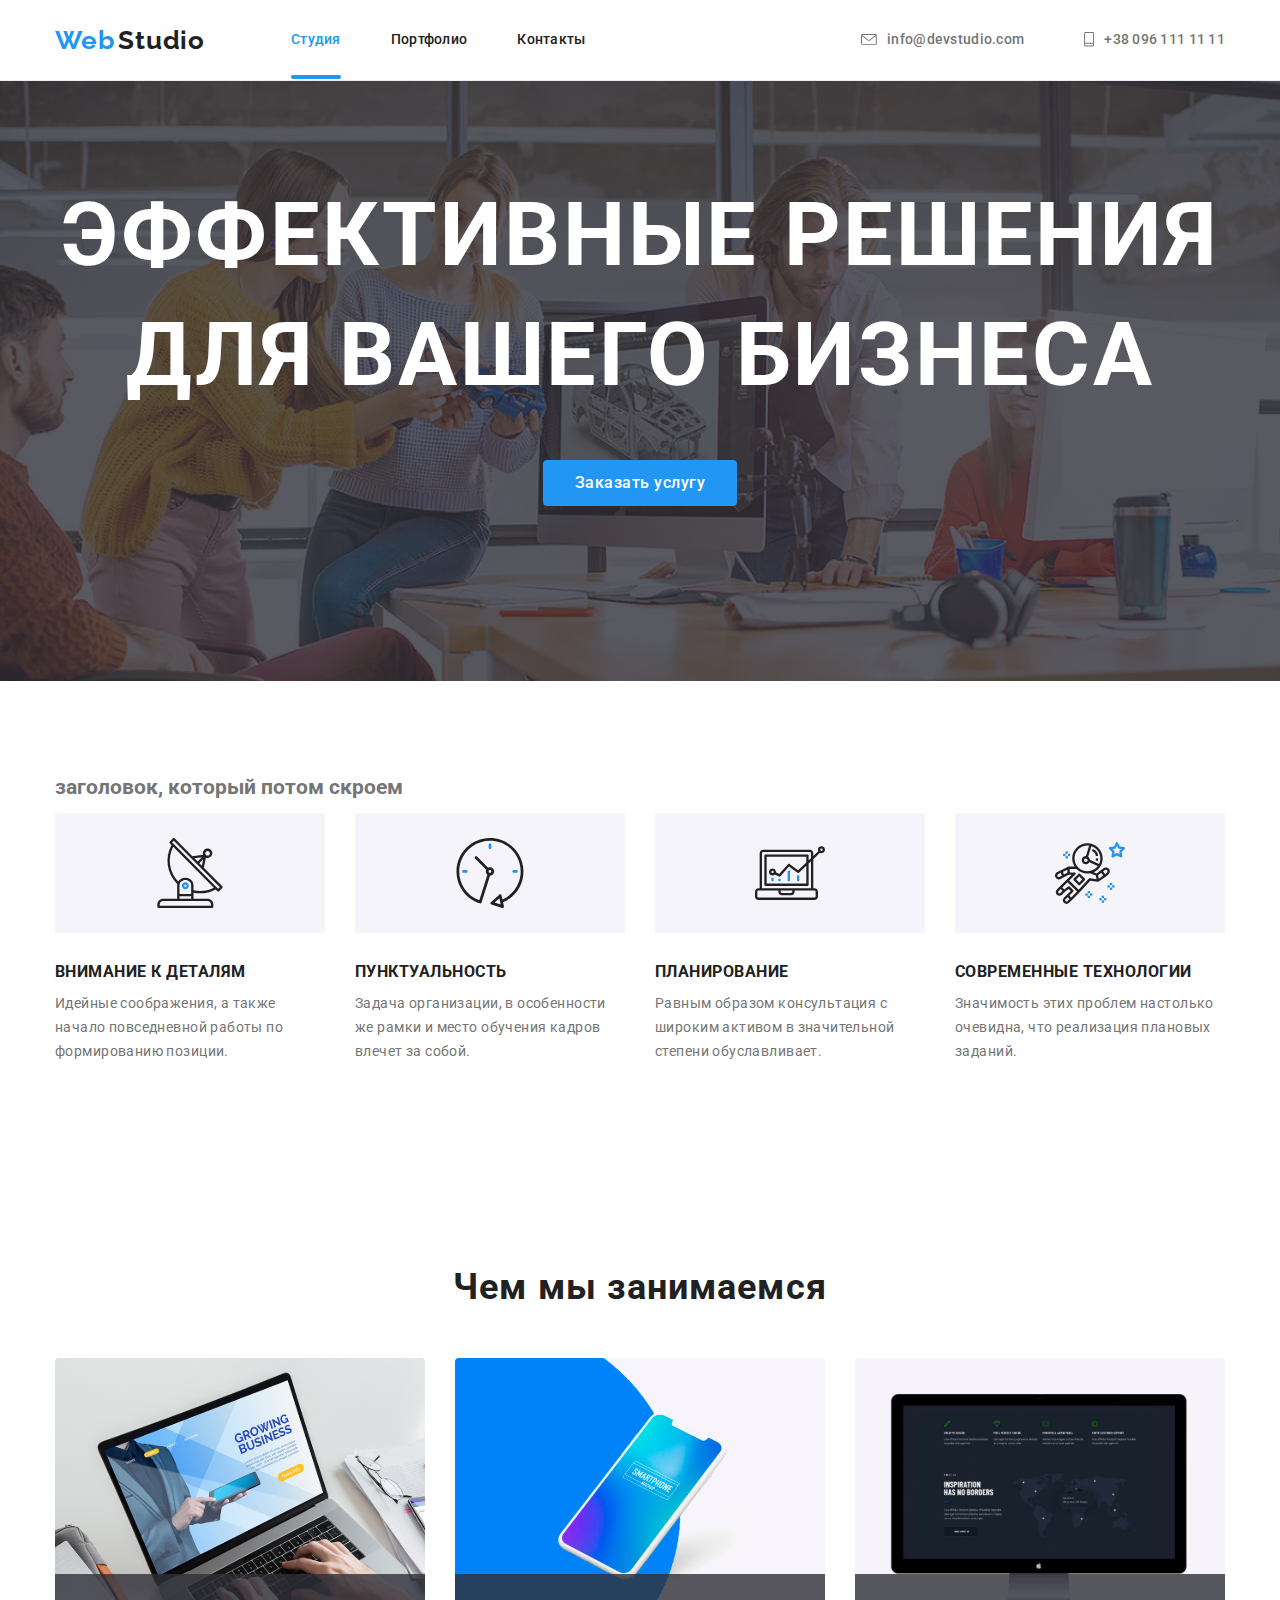
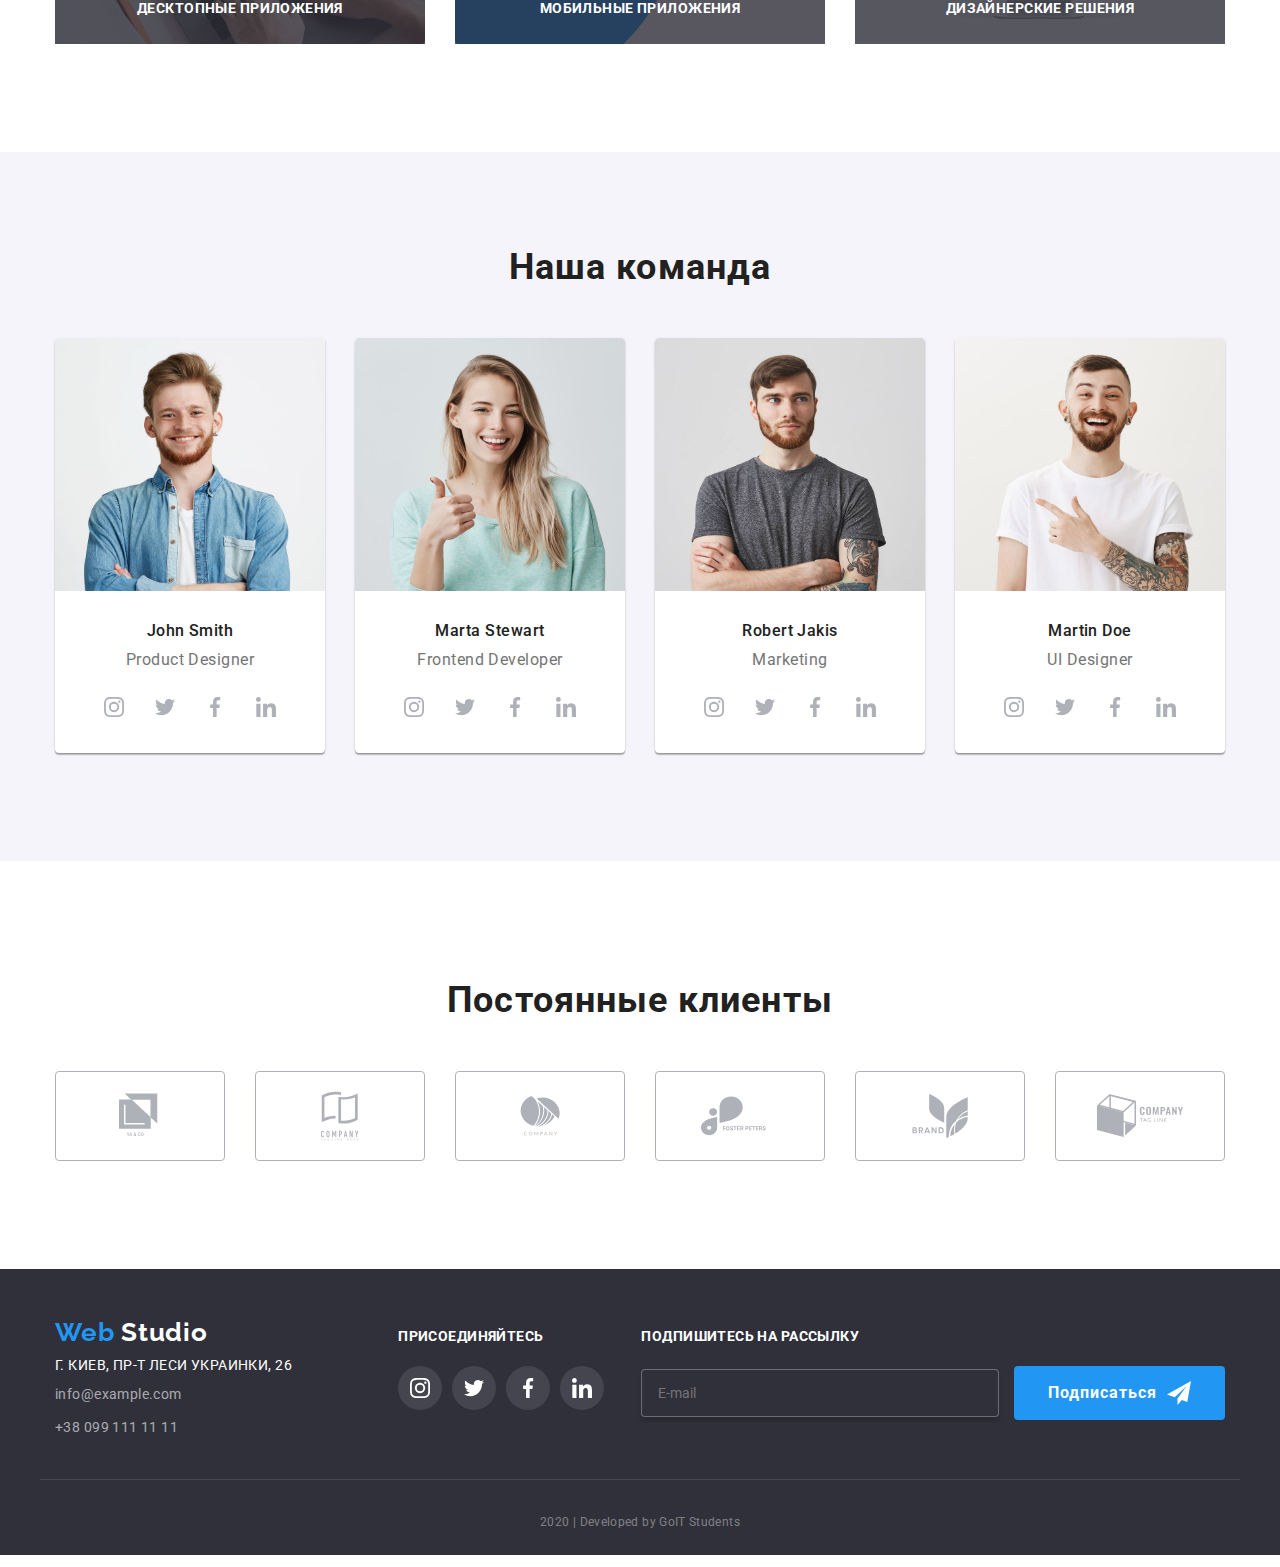
<file: index.html>
<!DOCTYPE html>
<html lang="ru">
  <head>
    <meta charset="UTF-8" />
    <meta name="viewport" content="width=device-width, initial-scale=1.0" />
    <title>WebStudio</title>
    <link href="https://fonts.googleapis.com/css2?family=Raleway:wght@600&family=Roboto:wght@400;700;900&display=swap" rel="stylesheet">
    <link rel="stylesheet" href="https://cdnjs.cloudflare.com/ajax/libs/modern-normalize/0.6.0/modern-normalize.min.css">
    <link rel="stylesheet" href="./css/styles.css">
      </head>
  <body>
    <!-- шапка -->
    <header  class="page-header">
      <div class="container header-container">
        <nav class="main-nav">
          <a href="./index.html" class="logo"> <span class="logo-web">Web</span> <span class="logo-studio">Studio</span></a>
          <ul class="site-nav list">
            <li class="item"><a href="" class="link current studio">Студия</a></li>
            <li class="item"><a href="./portfolio.html" class="link">Портфолио</a></li>
            <li class="item"><a href="" class="link">Контакты</a></li>
          </ul>
        </nav>
       
      <ul class="list list-nav">
        <li class="list-nav img">
          <!-- <img src="./images/envelope(hover).svg" alt="the envelope" /> -->
          
          <a href="mailto:info@devstudio.com" class="list-link mail">
            <svg class="header-mail">
              <use href="./images/symbol-defs.svg#icon-envelopehover"></use>
            </svg>
            info@devstudio.com</a>
        </li>
        <li class="list-nav img">
          <!-- <img src="./images/Vector.svg" alt="mobile" /> -->
          <a href="tel:+380961111111" class="list-link phone">
            <svg class="header-phone">
              <use href="./images/symbol-defs.svg#icon-Vector"></use>
            </svg>
            +38 096 111 11 11</a>
        </li>
      </ul>
    </div>
    </header>
    <main>
      <!-- главная секция-->
      <div>
        <section class="section-hero">
          <h1 class="hero-tittle">эффективные решения <br />для вашего бизнеса</h1>
          <button data-modal-open class="hero-button">Заказать услугу</button>
          <!-- <a href="" class="button" data-modal-open>Заказать услугу</a> -->
        </section>
      </div>
      <!-- отличительные особенности-->
      <section>
       <div class="container ">
        <h2>заголовок, который потом скроем</h2>
        <ul class="list main-advantegies">
          <li class="advabtagies-item  radar">
            <!-- <img src="./images/Rectangle.svg" alt="" width="278" /> -->
            <!-- <img src="./images/radar.svg" alt="radar" class="advantegies"/> -->
            <h3 class="section-title">Внимание к деталям</h3>
            <p class="list-information">
              Идейные соображения, а также начало повседневной работы по
              формированию позиции.
            </p>
          </li>
          <li class="advabtagies-item clock">
            <!-- <img src="./images/Rectangle.svg" alt="" width="278" /> -->
            <!-- <img src="./images/clock.svg" alt="clock" class="advantegies"/> -->
            <h3 class="section-title">Пунктуальность</h3>
            <p class="list-information">
              Задача организации, в особенности же рамки и место обучения кадров
              влечет за собой.
            </p>
          </li>
          <li class="advabtagies-item diagram">
            <!-- <img src="./images/Rectangle.svg" alt="" width="278" /> -->
            <!-- <img src="./images/diagram.svg" alt="laptop" class="advantegies"/> -->
            <h3 class="section-title">Планирование</h3>
            <p class="list-information">
              Равным образом консультация с широким активом в значительной
              степени обуславливает.
            </p>
          </li>
          <li class="advabtagies-item astronaut">
            <!-- <img src="./images/Rectangle.svg" alt="" width="278" /> -->
            <!-- <img src="./images/astronautastronaut.svg" alt="astronaut" class="advantegies"/> -->
            <h3 class="section-title">Современные технологии</h3>
            <p class="list-information">
              Значимость этих проблем настолько очевидна, что реализация
              плановых заданий.
            </p>
          </li>
        </ul>
       </div>
      </section>
      <!--чем мы занимаемся-->
      <section>
       <div class="container">
        <h2 class="section-title-team">Чем мы занимаемся</h2>
        <ul class="list">
          <li class="our-works">  
            <div class="work-vatiants">
              <img
              src="./images/app.svg"
              alt="desctop applications"
              width="370"
            />
            <h3 class="section-hero-variants">Десктопные приложения</h3>
            </div>
          </li>
          <li class="our-works">
            <div class="work-vatiants">
              <img src="./images/box.svg" alt="mobile applications" width="370" />
            <h3 class="section-hero-variants">Мобильные приложения</h3>
            </div>
           
          </li>
          <li class="our-works">
           <div class="work-vatiants">
            <img src="./images/mac.svg" alt="design" width="370" />
            <h3 class="section-hero-variants">Дизайнерские решения</h3>
           </div>
          </li>
        </ul>
       </div>
      </section>
      <!--наша команда-->
    <section class="our-team"> 
      <div class="container">
        <h2 class="section-title-team">Наша команда</h2>
        <ul class="team-members">
          <li class="team-name">
            <img src="./images/John-Smith.svg" alt="photo" width="270" class="team-photo"/>
            <h3 class="team">John Smith</h3>
        <p class="team-job">Product Designer</p>
        <ul class="list">
          <li class="team-icon">
            <a href="https://www.instagram.com/"  class="link-social">
              <svg class="link-icon">
                <use href="./images/symbol-defs.svg#icon-instagram"></use>
              </svg>
              <!-- <img src="./images/instagram.svg" alt="instagram"
            /> -->
          </a>
          </li>
          <li class="team-icon">
            <a href="https://twitter.com/" class="link-social">
              <svg class="link-icon">
                <use href="./images/symbol-defs.svg#icon-twitter"></use>
              </svg>
              <!-- <img src="./images/twitter.svg" alt="twitter"/> -->
          </a>
          </li>
          <li class="team-icon">
            <a href="https://www.facebook.com/" class="link-social">
              <!-- <img src="./images/facebook.svg" alt="facebook"/> -->
              <svg class="link-icon">
                <use href="./images/symbol-defs.svg#icon-facebook"></use>
              </svg>
          </a>
          </li>
          <li class="team-icon">
            <a href="https://www.linkedin.com/" class="link-social">
              <!-- <img src="./images/linkedin.svg" alt="linkedin"/> -->
              <svg class="link-icon">
                <use href="./images/symbol-defs.svg#icon-linkedin"></use>
              </svg>
          </a>
          </li>
        </ul>
          </li>
         <li class="team-name">
            <img src="./images/Marta-Stewart.svg" alt="photo" width="270" class="team-photo"/>
            <h3 class="team">Marta Stewart</h3>
            <p class="team-job">Frontend Developer</p>
            <ul class="list">
              <li class="team-icon">
                <a href="https://www.instagram.com/"  class="link-social">
                  <svg class="link-icon">
                    <use href="./images/symbol-defs.svg#icon-instagram"></use>
                  </svg>
                  <!-- <img src="./images/instagram.svg" alt="instagram"
                /> -->
              </a>
              </li>
              <li class="team-icon">
                <a href="https://twitter.com/" class="link-social">
                  <svg class="link-icon">
                    <use href="./images/symbol-defs.svg#icon-twitter"></use>
                  </svg>
                  <!-- <img src="./images/twitter.svg" alt="twitter"/> -->
              </a>
              </li>
              <li class="team-icon">
                <a href="https://www.facebook.com/" class="link-social">
                  <!-- <img src="./images/facebook.svg" alt="facebook"/> -->
                  <svg class="link-icon">
                    <use href="./images/symbol-defs.svg#icon-facebook"></use>
                  </svg>
              </a>
              </li>
              <li class="team-icon">
                <a href="https://www.linkedin.com/" class="link-social">
                  <!-- <img src="./images/linkedin.svg" alt="linkedin"/> -->
                  <svg class="link-icon">
                    <use href="./images/symbol-defs.svg#icon-linkedin"></use>
                  </svg>
              </a>
              </li>
            </ul>
          </li>
          <li class="team-name">
            <img src="./images/Robert-Jakis.svg" alt="photo" width="270" class="team-photo"/>
            <h3 class="team">Robert Jakis</h3>
        <p class="team-job">Marketing</p>
        <ul class="list">
          <li class="team-icon">
            <a href="https://www.instagram.com/"  class="link-social">
              <svg class="link-icon">
                <use href="./images/symbol-defs.svg#icon-instagram"></use>
              </svg>
              <!-- <img src="./images/instagram.svg" alt="instagram"
            /> -->
          </a>
          </li>
          <li class="team-icon">
            <a href="https://twitter.com/" class="link-social">
              <svg class="link-icon">
                <use href="./images/symbol-defs.svg#icon-twitter"></use>
              </svg>
              <!-- <img src="./images/twitter.svg" alt="twitter"/> -->
          </a>
          </li>
          <li class="team-icon">
            <a href="https://www.facebook.com/" class="link-social">
              <!-- <img src="./images/facebook.svg" alt="facebook"/> -->
              <svg class="link-icon">
                <use href="./images/symbol-defs.svg#icon-facebook"></use>
              </svg>
          </a>
          </li>
          <li class="team-icon">
            <a href="https://www.linkedin.com/" class="link-social">
              <!-- <img src="./images/linkedin.svg" alt="linkedin"/> -->
              <svg class="link-icon">
                <use href="./images/symbol-defs.svg#icon-linkedin"></use>
              </svg>
          </a>
          </li>
        </ul>
          </li>
          <li class="team-name">
            <img src="./images/Martin-Doe.svg" alt="photo" width="270" class="team-photo"/>
            <h3 class="team">Martin Doe</h3>
        <p class="team-job">UI Designer</p>
        <ul class="list">
          <li class="team-icon">
            <a href="https://www.instagram.com/"  class="link-social">
              <svg class="link-icon">
                <use href="./images/symbol-defs.svg#icon-instagram"></use>
              </svg>
              <!-- <img src="./images/instagram.svg" alt="instagram"
            /> -->
          </a>
          </li>
          <li class="team-icon">
            <a href="https://twitter.com/" class="link-social">
              <svg class="link-icon">
                <use href="./images/symbol-defs.svg#icon-twitter"></use>
              </svg>
              <!-- <img src="./images/twitter.svg" alt="twitter"/> -->
          </a>
          </li>
          <li class="team-icon">
            <a href="https://www.facebook.com/" class="link-social">
              <!-- <img src="./images/facebook.svg" alt="facebook"/> -->
              <svg class="link-icon">
                <use href="./images/symbol-defs.svg#icon-facebook"></use>
              </svg>
          </a>
          </li>
          <li class="team-icon">
            <a href="https://www.linkedin.com/" class="link-social">
              <!-- <img src="./images/linkedin.svg" alt="linkedin"/> -->
              <svg class="link-icon">
                <use href="./images/symbol-defs.svg#icon-linkedin"></use>
              </svg>
          </a>
          </li>
        </ul>
          </li>
        </ul>
        
        
       
      </div>
    </section>
      <!--Постоянные клиенты-->
      <section>
        <div class="container clients">
          <h1 class="section-title-team">Постоянные клиенты</h1>
        <ul class="list permanent-clients">
          <li>
            <a href="">
              <!-- <img src="./images/logo1.svg" alt="company 1" class="company-1"/> -->
              <svg class="company logo1">
                <use href="./images/symbol-defs.svg#icon-logo1"></use>
              </svg>
            </a>
          </li>
          <li>
            <a href="">
              <!-- <img src="./images/logo2.svg" alt="company 2" class="company-2"/> -->
              <svg class="company logo2">
                <use href="./images/symbol-defs.svg#icon-logo2"></use>
              </svg>
            </a>
          </li>
          <li>
            <a href="">
              <!-- <img src="./images/logo3.svg" alt="company 3" class="company-3"/> -->
              <svg class="company logo3">
                <use href="./images/symbol-defs.svg#icon-logo3"></use>
              </svg>
            </a>
          </li>
          <li>
            <a href="">
              <!-- <img src="./images/logo4.svg" alt="company 4" class="company-4"/> -->
              <svg class="company logo4">
                <use href="./images/symbol-defs.svg#icon-logo4"></use>
              </svg>
            </a>
          </li>
          <li>
            <a href="">
              <!-- <img src="./images/logo5.svg" alt="company 5" class="company-5"/> -->
              <svg class="company logo5">
                <use href="./images/symbol-defs.svg#icon-logo5"></use>
              </svg>
            </a>
          </li>
          <li>
            <a href="">
              <!-- <img src="./images/logo6.svg" alt="company 6" class="company-6"/> -->
              <svg class="company logo6">
                <use href="./images/symbol-defs.svg#icon-logo6"></use>
              </svg>
            </a>
          </li>
        </ul>
        </div>
      </section>
    </main>
    <footer class="container-end">
      
     <div class="container footer">

      <address class="address"><a href="./index.html" class="footer-logo"> <span class="logo-web">Web</span> <span class="logo-studio-footer">Studio</span></a>
        
        <span class="footer-adress">г. Киев, пр-т Леси Украинки, 26</span>
        <a href="mailto:info@example.com" class="footer-link-adress">info@example.com</a>
        <a href="tel:+380991111111" class="footer-link">+38 099 111 11 11</a>
      </address>
      <div>
        <b class="footer-tittle">ПРИСОЕДИНЯЙТЕСЬ</b>
        <ul class="list social-links">
          <li class="team-icon end">
            <a href="https://www.instagram.com/"  class="link-social">
              <svg class="link-icon end">
                <use href="./images/symbol-defs.svg#icon-instagram"></use>
              </svg>
              <!-- <img src="./images/instagram.svg" alt="instagram"
            /> -->
          </a>
          </li>
          <li class="team-icon end">
            <a href="https://twitter.com/" class="link-social">
              <svg class="link-icon end">
                <use href="./images/symbol-defs.svg#icon-twitter"></use>
              </svg>
              <!-- <img src="./images/twitter.svg" alt="twitter"/> -->
          </a>
          </li>
          <li class="team-icon end">
            <a href="https://www.facebook.com/" class="link-social">
              <!-- <img src="./images/facebook.svg" alt="facebook"/> -->
              <svg class="link-icon end">
                <use href="./images/symbol-defs.svg#icon-facebook"></use>
              </svg>
          </a>
          </li>
          <li class="team-icon end">
            <a href="https://www.linkedin.com/" class="link-social">
              <!-- <img src="./images/linkedin.svg" alt="linkedin"/> -->
              <svg class="link-icon end">
                <use href="./images/symbol-defs.svg#icon-linkedin"></use>
              </svg>
          </a>
          </li>
        </ul>
      </div>
        <form>
          <label class="footer-tittle" for="email">ПОДПИШИТЕСЬ НА РАССЫЛКУ</label>
          <input class="footer-form" type="email" name="email" id="email" placeholder="E-mail">
          <button class="button signature">Подписаться</button>
        </form>
     </div>
      <p class="footer-end">2020 | Developed by GoIT Students </p>
    </footer>

    <!-- БекДроп с ФОРМОЙ -->

    <div class="backdrop is-hidden" data-modal>
      <div class="modal">
           
      <form class="form js-speaker-form">
        <h2 class="title-form">Оставьте свои данные, мы вам перезвоним</h2>
        <label class="form-field" for="name">
          <input class="form-input" type="text" name="name" placeholder=" ">
          <span class="form-subname">Имя</span>
          <svg class="form-icon" width="18" height="18">
            <use href="./images/symbol-defs-form.svg#icon-person-black-18dp"></use>
          </svg>
        </label>

        <label class="form-field" for="name">
          <input class="form-input" type="teL" name="telephone"  placeholder=" ">
          <span class="form-subname">Телефон</span>
          <svg class="form-icon" width="18" height="18">
            <use href="./images/symbol-defs-form.svg#icon-phone-black-18dp"></use>
          </svg>
        </label>

        <label class="form-field" for="name">
          <input class="form-input" type="email" name="E-mail" placeholder=" ">
          <span class="form-subname">Почта</span>
          <svg class="form-icon" width="18" height="18">
            <use href="./images/symbol-defs-form.svg#icon-email-black-18dp"></use>
          </svg>
        </label>

        <label class="form-field" for="name">
          <textarea class="textarea" name="coment" name="coment" placeholder=" "></textarea>
          <!-- <input class="form-input" type="text" placeholder=" "> -->
          <span class="form-subname">Комментарий</span>

        </label>

             
          <label  class="licence" for="licence">
            <input class="checkbox" type="checkbox" name="licence" id="licence" >
            <span class="checkbox-icon"></span>
            <span class="licence-input">
              Соглашаюсь с рассылкой и принимаю 
              <a href="">Условия договора</a>
            </span>
          </label>
        
        <div class="submit">
          <button type="submit" class="hero-button">Отправить</button>
        </div>        
      </form>
      <button data-modal-close class="modal-close"> 
        <svg class="form-close" width="11" height="11">
          <use href="./images/symbol-defs-last.svg#icon-closemodal"></use>
        </svg>
      </button>
   
      
      </div>
    </div>
    
    <script src="./js/modal.js"></script>
    <script>
      (() => {
        document
          .querySelector('.js-speaker-form')
          .addEventListener('submit', e => {
            e.preventDefault();

            new FormData(e.currentTarget).forEach((value, name) =>
              console.log(`${name}: ${value}`),
            );

            e.currentTarget.reset();
          });
      })();
    </script>
  </body>
</html>
</file>
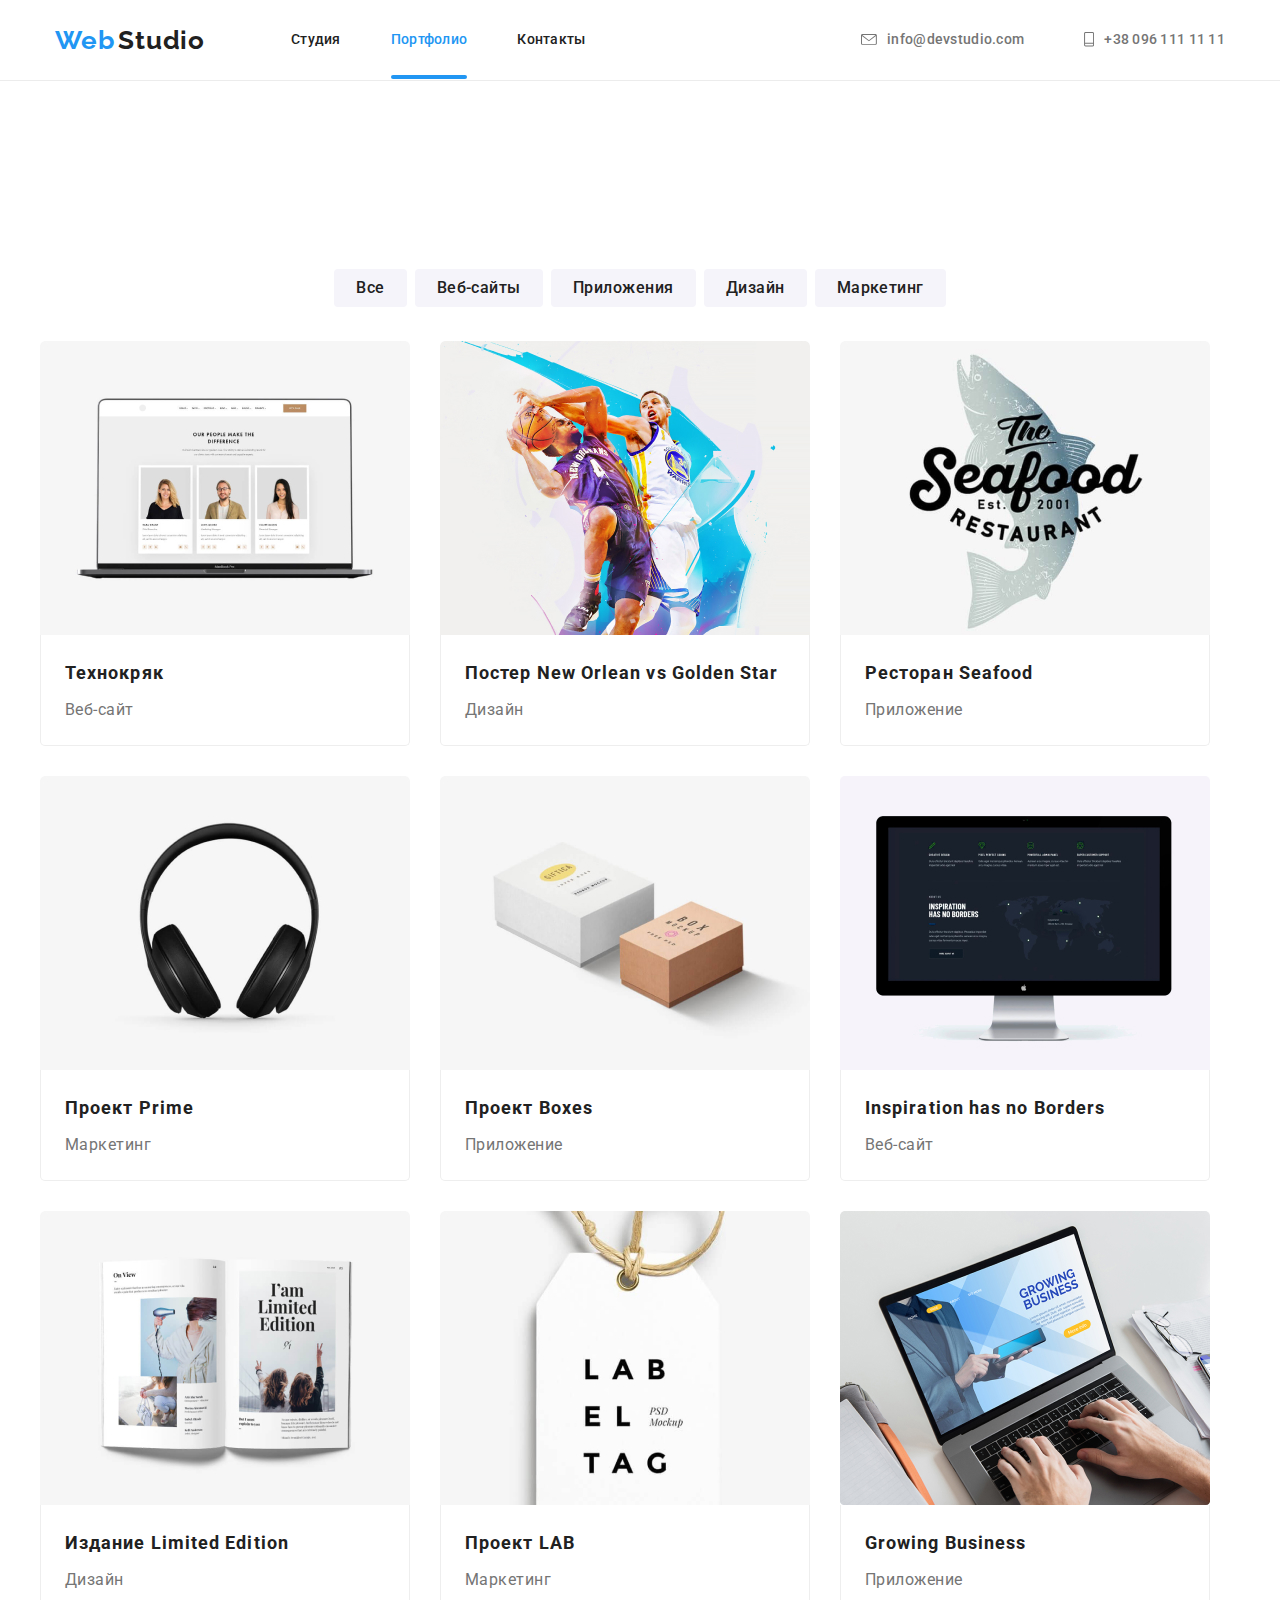
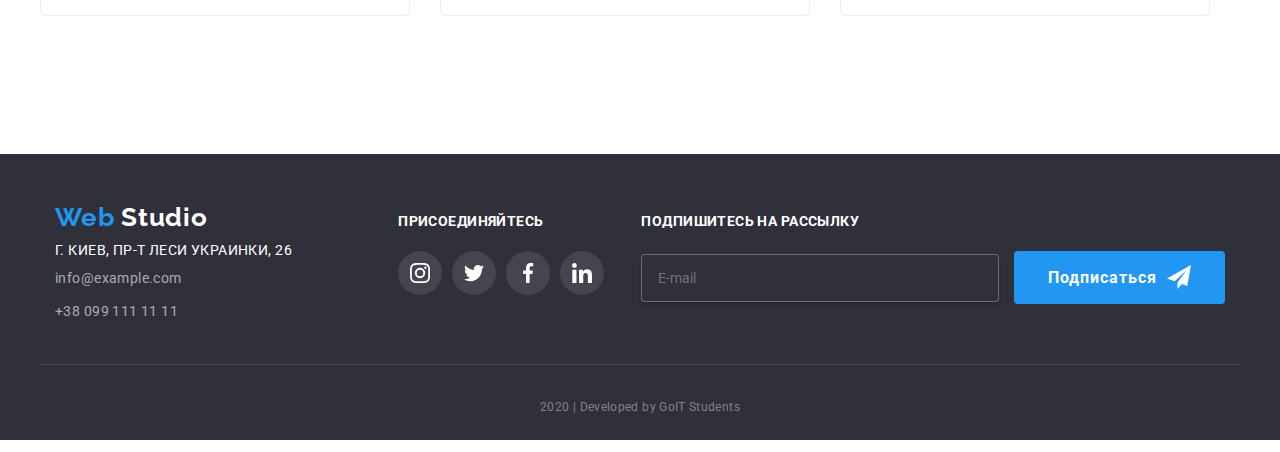
<file: portfolio.html>
<!DOCTYPE html>
<html lang="ru">
  <head>
    <meta charset="UTF-8" />
    <meta name="viewport" content="width=device-width, initial-scale=1.0" />
    <title>WebStudio</title>
    <link href="https://fonts.googleapis.com/css2?family=Raleway:wght@600&family=Roboto:wght@400;700;900&display=swap" rel="stylesheet">
    <link rel="stylesheet" href="https://cdnjs.cloudflare.com/ajax/libs/modern-normalize/0.6.0/modern-normalize.min.css">
    <link rel="stylesheet" href="./css/styles.css">
      </head>
  <body>
    <!-- шапка -->
    <header  class="page-header">
      <div class="container header-container">
        <nav class="main-nav">
          <a href="./index.html" class="logo"> <span class="logo-web">Web</span> <span class="logo-studio">Studio</span></a>
          <ul class="site-nav list">
            <li class="item"><a href="./index.html" class="link studio">Студия</a></li>
            <li class="item"><a href="./portfolio.html" class="link current">Портфолио</a></li>
            <li class="item"><a href="" class="link">Контакты</a></li>
          </ul>
        </nav>
       
        <ul class="list list-nav">
          <li class="list-nav img">
            <!-- <img src="./images/envelope(hover).svg" alt="the envelope" /> -->
            
            <a href="mailto:info@devstudio.com" class="list-link mail">
              <svg class="header-mail">
                <use href="./images/symbol-defs.svg#icon-envelopehover"></use>
              </svg>
              info@devstudio.com</a>
          </li>
          <li class="list-nav img">
            <!-- <img src="./images/Vector.svg" alt="mobile" /> -->
            <a href="tel:+380961111111" class="list-link phone">
              <svg class="header-phone">
                <use href="./images/symbol-defs.svg#icon-Vector"></use>
              </svg>
              +38 096 111 11 11</a>
          </li>
        </ul>
    </div>
    </header>
    <main>
      <!-- кнопки -->
      <section>
      <div class="filter">
        <button type="button" class="portfolio-button">Все</button>
        <button type="button" class="portfolio-button">Веб-сайты</button>
        <button type="button" class="portfolio-button">Приложения</button>
        <button type="button" class="portfolio-button">Дизайн</button>
        <button type="button" class="portfolio-button" >Маркетинг</button>
      </div>
      <!-- список работ -->
      <ul class="container list-portfolio">
        <li class="item portfolio">
          <div class="thumb">
            <a href="" class="portfolio-link"><img src="./images/techno.jpg" alt="Веб-сайт" class="portfolio-img">
              <p class="portfolio-discription">Технокряк это современная площадка распространения коронавируса. Компании используют эту платформу для цифрового шпионажа и атак на защищённые сервера конкурентов.</p>
            </div>
              <div class="portfolio-content">
                <h2 class="portfolio-name">Технокряк</h2>
                <p class="portfolio-type">Веб-сайт</p>
                
              </div>
            </a>
          
        </li>
        <li class="item portfolio">
          <div class="thumb">
            <a href="" class="portfolio-link"><img src="./images/poster.jpg" alt="Дизайн" class="portfolio-img">
              <p class="portfolio-discription">Технокряк это современная площадка распространения коронавируса. Компании используют эту платформу для цифрового шпионажа и атак на защищённые сервера конкурентов.</p>
            </div>
        <div class="portfolio-content">
          <h2 class="portfolio-name">Постер New Orlean vs Golden Star</h2>
          <p class="portfolio-type">Дизайн</p>
          
        </div>
        </a>
        </li>
        <li class="item portfolio">
          <div class="thumb">
            <a href="" class="portfolio-link"><img src="./images/restourant.jpg" alt="Приложение" class="portfolio-img">
              <p class="portfolio-discription">Технокряк это современная площадка распространения коронавируса. Компании используют эту платформу для цифрового шпионажа и атак на защищённые сервера конкурентов.</p>
          </div>
           <div class="portfolio-content">
            <h2 class="portfolio-name">Ресторан Seafood</h2>
            <p class="portfolio-type">Приложение</p>
           </div>
        </a>
        </li>
        <li class="item portfolio">
         <div  class="thumb">
          <a href="" class="portfolio-link"><img src="./images/headset.jpg" alt="Маркетинг" class="portfolio-img">
            <p class="portfolio-discription">Технокряк это современная площадка распространения коронавируса. Компании используют эту платформу для цифрового шпионажа и атак на защищённые сервера конкурентов.</p>

         </div>
            <div class="portfolio-content">
              <h2 class="portfolio-name">Проект Prime</h2>
              <p class="portfolio-type">Маркетинг</p>
            </div>
        </a>
        </li>
        <li class="item portfolio">
          <div  class="thumb">
            <a href="" class="portfolio-link"><img src="./images/boxes.jpg" alt="Приложение" class="portfolio-img">
            <p class="portfolio-discription">Технокряк это современная площадка распространения коронавируса. Компании используют эту платформу для цифрового шпионажа и атак на защищённые сервера конкурентов.</p>

          </div>
            <div class="portfolio-content">
              <h2 class="portfolio-name">Проект Boxes</h2>
              <p class="portfolio-type">Приложение</p>
            </div>
        </a>
        </li>
        <li class="item portfolio">
          <div  class="thumb">
            <a href="" class="portfolio-link"><img src="./images/monitorNEW.jpg" alt="Веб-сайт" class="portfolio-img">
              <p class="portfolio-discription">Технокряк это современная площадка распространения коронавируса. Компании используют эту платформу для цифрового шпионажа и атак на защищённые сервера конкурентов.</p>

          </div>
            <div class="portfolio-content">
              <h2 class="portfolio-name">Inspiration has no Borders</h2>
              <p class="portfolio-type">Веб-сайт</p>
            </div>
        </a>
        </li>
        <li class="item portfolio">
          <div  class="thumb">
            <a href="" class="portfolio-link"><img src="./images/books.jpg" alt="Дизайн" class="portfolio-img">
            <p class="portfolio-discription">Технокряк это современная площадка распространения коронавируса. Компании используют эту платформу для цифрового шпионажа и атак на защищённые сервера конкурентов.</p>

          </div>
            <div class="portfolio-content">
              <h2 class="portfolio-name">Издание Limited Edition</h2>
              <p class="portfolio-type">Дизайн</p>
            </div>
        </a>
        </li>
        <li class="item portfolio">
          <div  class="thumb">
            <a href="" class="portfolio-link"><img src="./images/project-lab.jpg" alt="Маркетинг" class="portfolio-img">
            <p class="portfolio-discription">Технокряк это современная площадка распространения коронавируса. Компании используют эту платформу для цифрового шпионажа и атак на защищённые сервера конкурентов.</p>

          </div>
            <div class="portfolio-content">
              <h2 class="portfolio-name">Проект LAB</h2>
              <p class="portfolio-type">Маркетинг</p>
            </div>
        </a>
        </li>
        <li class="item portfolio">
          <div  class="thumb">
            <a href="" class="portfolio-link"><img src="./images/img.jpg" alt="Приложение" class="portfolio-img">
              <p class="portfolio-discription">Технокряк это современная площадка распространения коронавируса. Компании используют эту платформу для цифрового шпионажа и атак на защищённые сервера конкурентов.</p>

          </div>
            <div class="portfolio-content">
              <h2 class="portfolio-name">Growing Business</h2>
              <p class="portfolio-type">Приложение</p>
            </div>
        </a>
        </li>
      </ul>              
       </section>
    
    </main>
    <footer class="container-end">
      
      <div class="container footer">
 
       <address class="address"><a href="./index.html" class="footer-logo"> <span class="logo-web">Web</span> <span class="logo-studio-footer">Studio</span></a>
         
         <span class="footer-adress">г. Киев, пр-т Леси Украинки, 26</span>
         <a href="mailto:info@example.com" class="footer-link-adress">info@example.com</a>
         <a href="tel:+380991111111" class="footer-link">+38 099 111 11 11</a>
       </address>
       <div>
         <b class="footer-tittle">ПРИСОЕДИНЯЙТЕСЬ</b>
         <ul class="list social-links">
          <li class="team-icon end">
            <a href="https://www.instagram.com/"  class="link-social">
              <svg class="link-icon end">
                <use href="./images/symbol-defs.svg#icon-instagram"></use>
              </svg>
              <!-- <img src="./images/instagram.svg" alt="instagram"
            /> -->
          </a>
          </li>
          <li class="team-icon end">
            <a href="https://twitter.com/" class="link-social">
              <svg class="link-icon end">
                <use href="./images/symbol-defs.svg#icon-twitter"></use>
              </svg>
              <!-- <img src="./images/twitter.svg" alt="twitter"/> -->
          </a>
          </li>
          <li class="team-icon end">
            <a href="https://www.facebook.com/" class="link-social">
              <!-- <img src="./images/facebook.svg" alt="facebook"/> -->
              <svg class="link-icon end">
                <use href="./images/symbol-defs.svg#icon-facebook"></use>
              </svg>
          </a>
          </li>
          <li class="team-icon end">
            <a href="https://www.linkedin.com/" class="link-social">
              <!-- <img src="./images/linkedin.svg" alt="linkedin"/> -->
              <svg class="link-icon end">
                <use href="./images/symbol-defs.svg#icon-linkedin"></use>
              </svg>
          </a>
          </li>
         </ul>
       </div>
       <form>
        <label class="footer-tittle" for="email">ПОДПИШИТЕСЬ НА РАССЫЛКУ</label>
        <input class="footer-form" type="email" name="email" id="email" placeholder="E-mail">
        <button class="button signature">Подписаться</button>
      </form>
      </div>
       <p class="footer-end">2020 | Developed by GoIT Students </p>
     </footer>
  </body>
</html>
</file>
<file: css/styles.css>
:root {
    --primary-text-color: #757575;
    --secondary-text-color: #212121;
    --accent-color: #2196F3;
    --white-text-color: #FFFFFF;
    --footer-text-color: rgba(66, 44, 44, 0.4);
    --our-team-bg-color: #F5F4FA;
    --bg-color: #E5E5E5;
    --bg-variants: rgba(47, 48, 58, 0.8);
    --footer-bg-color: #2F303A;
    --clients-color: #AFB1B8;
    --footer-copyrite: rgba(255, 255, 255, 0.4);
    --portfolio-border: #EEEEEE;
    --backdrop: rgba(0, 0, 0, 0.2);
}

body {
    background-color: var(--white-text-color);
    color: var(--primary-text-color);
    font-family: Roboto, sans-serif;
    font-weight: 400;
    font-size: 14px;
}
.container{
    margin-left: auto;
    margin-right: auto;
    width: 1200px;
    padding-left: 15px;
    padding-right: 15px;
}

.page-header{
    border-bottom:  1px solid #ECECEC;
}

.page-header .header-container{
    display: flex;
    align-items: center;
   }
a{
    text-decoration: none;
}
/* .section{
    margin-bottom: 94px;
    padding-top: 94px;
    padding-bottom: 94px;
} */
section{
    padding-top: 94px;
    padding-bottom: 94px;
} 

.main-nav{
    display: flex;
    align-items: center;
    /* justify-content: start; */
    
}
/* .link.current.studio{
    margin-left: 86px;
} */
.logo-web {
    text-decoration: none;
    color: var(--accent-color);
    font-family: Raleway, sans-serif;
    font-style: normal;
    font-weight: 700;
    font-size: 26px;
    line-height:1.19;
    /* identical to box height */
    letter-spacing: 0.03em;
}
/* .logo-web:hover, .logo-web:focus {
color: var(--secondary-text-color);
} */
.logo-studio{
    text-decoration: none;
    font-family: Raleway, sans-serif;
    font-weight: 700;
    font-size: 26px;
    line-height:1.19;
    /* identical to box height */
    letter-spacing: 0.03em;
}

.logo {
    color: var(--secondary-text-color);
    font-family: Raleway, sans-serif;
    margin-right: 86px;
    transition: color 250ms cubic-bezier(0.4, 0, 0.2, 1);
}
.logo:hover, .logo:focus {
    color: var(--accent-color) 
}

.list, .list-portfolio, .team-members {
    list-style: none;
    padding: 0;
    
}.site-nav{
    display: flex;
    padding: 0;
    margin-top: 0;
    margin-bottom: 0;
}
/* .site-nav .item{
    margin-right: 50px;
}

.site-nav .item:last-child{
    margin-right: 0;
} */

/* .site-nav .item + .item{
    margin-left: 50px;
} */

.site-nav .item:not(:last-child){
    margin-right: 50px;
}
.site-nav .link{
    position: relative;

    padding-top: 32px;
    padding-bottom: 32px;

    font-family: Roboto;
    font-style: 400;
    font-weight: 500;
    font-size: 14px;
    line-height: 1.14;
    letter-spacing: 0.02em;
    color: var(--secondary-text-color);

    transition: color 250ms cubic-bezier(0.4, 0, 0.2, 1);
}

.site-nav .link.current::after{
    position: absolute;
    bottom: 0;

    content: '';
    display: block;
    width: 100%;
    height: 4px;
    background-color: var(--accent-color);
    border-radius: 2px;
}
.site-nav .item {
    /* display: block; */
    padding-top: 32px;
    padding-bottom: 32px;

    color: var(--secondary-text-color);
    font-weight: 500;
    /* font-size: 14px; */
    line-height: 1.14;
    letter-spacing: 0.02em;
}
.site-nav .link:hover, .site-nav .link:focus {
    color: var(--accent-color) ;
}
.site-nav .link.current {
    color: var(--accent-color)
}
.list-nav{
    display: flex;
    align-items: center;
    margin: 0;
    padding: 0;
    margin-left: auto;
    
    font-weight: 500;
    /* font-size: 14px; */
    line-height: 1.14;
    letter-spacing: 0.02em;
}

.list.list-nav .list-link + .list-link{
    margin-left: 50px;
}
.list-nav.img{
    display: flex;
}
.list-link {
    display: inline-flex;
    align-items: center;
    color: var(--primary-text-color);
    fill: var(--primary-text-color);
    text-decoration: none;
    margin-left: 10px;

    transition: color 250ms cubic-bezier(0.4, 0, 0.2, 1), fill 250ms cubic-bezier(0.4, 0, 0.2, 1);
}
/* .list-link.mail::before{
    content: "";
    width: 16px;
    height: 12px;
    background-image: url(../images/envelope\(hover\).svg);
    background-size: contain;
    background-position: center;
    margin-right: 10px;
} */
.header-mail{
    margin-right: 10px;
    width: 16px;
    height: 11px;
    /* fill: var(--primary-text-color); */
}
/* .header-mail:hover, .header-mail:focus, .header-phone:hover, .header-phone:focus {
    fill: var(--accent-color);
} */
.header-phone{
    margin-right: 10px;
    width: 10px;
    height: 15px;
    /* fill: var(--primary-text-color); */
}
/* .list-link.phone::before{
    content: "";
    width: 10px;
    height: 15px;
    background-image: url(../images/Vector.svg);
    background-size: contain;
    background-position: center;
    margin-right: 10px;
} */
.list.list-nav li:not(:first-child) {
    margin-left: 50px;
}

.list-link:hover, .list-link:focus {
    color: var(--accent-color) ;
    fill: var(--accent-color);
}
.link {
    text-decoration: none;
}
.section-hero {
    color: var(--white-text-color);
    font-weight: 900;
    font-size: 44px;
    line-height: 1.36;
    /* or 136% */
    text-align: center;
    letter-spacing: 0.06em;
    text-transform: uppercase;

    height: 600px;
    max-width: 1600px;
    margin-left: auto;
    margin-right: auto;
    background-image: linear-gradient(to right, var(--bg-variants), var(--bg-variants)), url(../images/Header\ img.jpg);
    background-size: cover;
    /* background-repeat: no-repeat; */
    background-position: center;
}
h2{
    margin: 0;
}

.hero-tittle{
    margin-top: 0;
    margin-bottom: 30px;
}
.hero-button{
    color: var(--white-text-color);
    background-color: var(--accent-color);
    font-weight: 500;
    font-size: 16px;
    line-height: 1.62;
    text-align: center;
    letter-spacing: 0.03em;
    padding: 10px 32px;  
    border: transparent;  
    border-radius: 4px;

    transition: background-color 250ms cubic-bezier(0.4, 0, 0.2, 1), color 250ms cubic-bezier(0.4, 0, 0.2, 1);
}
.hero-button:hover, .hero-button:focus{
    color: var(--secondary-text-color);
    background-color: var(--white-text-color);
    cursor: pointer;
}
.work-vatiants{
    position: relative;

    display: flex;
}

.section-hero-variants{
    position: absolute;
    bottom: 0;
    
    display: inline-block;
    margin-top: 0;
    margin-bottom: 0;
    padding: 27px 82px;
    min-width: 370px;
    
    background-color: var(--bg-variants);
    color: var(--white-text-color);
    font-weight: 700;
    font-size: 14px;
    line-height: 1.14;
    text-align: center;
    letter-spacing: 0.03em;
    text-transform: uppercase
}
.button {
    display: inline-flex;
    align-items: center;
    border-radius: 4px;
    padding: 10px 32px;
    text-decoration: none;
    border-color: transparent;
    min-width: 200px;
    margin: 0;
    
    color: var(--white-text-color);
    background-color: var(--accent-color);
    font-weight: 700;
    font-size: 16px;
    line-height: 1.87;
    /* identical to box height, or 187% */
    /* display: flex; */
    align-items: center;
    text-align: center;
    letter-spacing: 0.06em;

    transition: background-color 250ms cubic-bezier(0.4, 0, 0.2, 1), color 250ms cubic-bezier(0.4, 0, 0.2, 1);

    }
.button:hover, button:focus {
    color: var(--secondary-text-color);
    background-color: var(--white-text-color);
}
.signature::after{
    content: "";
    width: 24px;
    height: 24px;
    background-image: url(../images/icon-send.svg);
    background-size: contain;
    background-position: center;
    margin-left: 10px;
    
}
.section-title {
    color: var(--secondary-text-color);
    font-weight: 700;
    /* font-size: 14px; */
    line-height: 1,14;
    letter-spacing: 0.03em;
    text-transform: uppercase;
}
.list .section-title {
    margin: 0;

}
.main-advantegies{
    display: flex;
    padding: 0;
}
.advabtagies-item{
    margin-right: 30px; 
}
.advabtagies-item::before{
    content: "";
    display: block;
    width: 270px;
    height: 120px; 
    margin-bottom: 30px;
    background-color: var(--our-team-bg-color);
    background-repeat: no-repeat;
    background-position: center;
}
.radar::before{
    background-image: url(../images/antenna\ 1\ \(2\).svg);
}
.clock::before{
    background-image: url(../images/clock\ 1.svg);
}
.diagram::before{
    background-image: url(../images/diagram\ 1.svg);
}
.astronaut::before{
    background-image: url(../images/astronaut\ 1.svg);
}

.list .advantegies :not(:first-child){
    margin-left: 30px;
}
.advantegies{
    display: block;
    padding: 25px 100px;
    margin-bottom: 30px;
    border-radius: 4px;
    min-width: 270px;
    min-height: 0.44;
    background-color: var(--our-team-bg-color);
    /* outline: 1px solid red;  */
}
.list img:hover, .list img:focus{
    background-color: var(--accent-color);
}
.list .section-title{
    margin-bottom: 10px;
}
.our-works:not(:last-child){
    margin-right: 30px;
}
.our-works{
    position: relative;
}
.section-title-hero{
    color: var(--secondary-text-color)
    font-weight: 700;
    font-size: 36px;
    line-height: 1.17;
    text-align: center;
    letter-spacing: 0.03em;
}
.container .list{
    display: flex;
    justify-content: space-between;
    align-items: center;
}
.list img{
    display: block;
}
.section-title-team{
    margin-bottom: 50px;
    color: var(--secondary-text-color);
    font-weight: 700;
    font-size: 36px;
    line-height: 1.17;
    text-align: center;
    letter-spacing: 0.03em;
}
.team-name{
    background-color: var(--white-text-color);
    box-shadow: 0px 2px 1px rgba(0, 0, 0, 0.2), 0px 1px 1px rgba(0, 0, 0, 0.14), 0px 1px 3px rgba(0, 0, 0, 0.12);
    border-radius: 4px;
}
.our-team{
    background-color: var(--our-team-bg-color);
    padding-top: 94px;
    padding-bottom: 94px;
}

.team-photo{
    margin-bottom: 30px;
}
.team-members{
    display: flex;
    justify-content: space-between;
    padding: 0;
    /* padding-left: 15px;
    padding-right: 15px; */
    
}
.team-name .list{
    display: flex;
    justify-content: space-evenly;
    /* padding-left: 0; */
    /* padding-top: 30px; */
    padding-bottom: 24px;
    padding-left: 31px;
    padding-right: 31px;
}
.team{
    margin-top: 0;
    margin-bottom: 10px;
    /* padding-top: 30px; */
    color: var(--secondary-text-color);
    font-weight: 500;
    font-size: 16px;
    line-height: 1.19;
    /* identical to box height */
    text-align: center;
    letter-spacing: 0.03em;
}
.team-job{
    margin-top: 0;
    margin-bottom: 16px;
    /* font-weight: 400; */
    font-size: 16px;
    line-height: 1.19;
    /* identical to box height */
    text-align: center;
    letter-spacing: 0.03em;
}
.link-social{
    display: flex;
    width: 44px;
    height: 44px;
    justify-content: center;
    align-items: center;
    border-radius: 50%;
    fill: var(--clients-color);
    
    transition: background-color 250ms cubic-bezier(0.4, 0, 0.2, 1),  fill 250ms cubic-bezier(0.4, 0, 0.2, 1);

    
}
.link-social:hover, .link-social:focus{
    background-color: var(--accent-color);
    fill: var(--white-text-color);
}
.team-icon{
    width: 44px;
    height: 44px;
}
.link-icon{
    width: 20px;
    height: 20px;
}
/* .link-icon:hover, .link-icon:focus{
    fill: var(--white-text-color);
} */

.list-information{
    margin: 0;
    /* font-weight: 400; */
    /* font-size: 14px; */
    line-height: 1.71;
    /* or 171% */
    letter-spacing: 0.03em;
}
/* .team-name > .list{
    padding-left: 0;
} */
.container > .list{
    display: flex;
    justify-content: space-between;
}
.container.clients img{
    border: 1px solid var(--clients-color);
    box-sizing: border-box;
    border-radius: 4px;
}

.permanent-clients{
    padding: 0;
}
.company{
    display: block;
    width: 170px;
    height: 90px;
    border: 1px solid var(--clients-color);
    border-radius: 4px;
    fill: var(--clients-color);

    transition: fill 250ms cubic-bezier(0.4, 0, 0.2, 1), border 250ms cubic-bezier(0.4, 0, 0.2, 1);

}
.company:hover, .company:focus{
    fill: var(--accent-color);
    border: 1px solid var(--accent-color)
}
.logo1{
    padding: 20px 63px;
}
.logo2{
    padding: 19px 65px;
}
.logo3{
    padding: 24px 64px;
}
.logo4{
    padding: 24px 45px;
}
.logo5{
    padding: 22px 55px;
}
.logo6{
    padding: 22px 41px;
}
/* .header-mail{
    margin-right: 10px;
    width: 16px;
    height: 11px;
    fill: var(--primary-text-color);
}
.header-mail:hover, .header-mail:focus, .header-phone:hover, .header-phone:focus {
    fill: var(--accent-color);
} */
/* .company-1{
    padding: 21px 65px;
    max-width: 170px;
}
.company-2{
    padding: 19px 67px;
    max-width: 170px;
}
.company-3{
    padding: 24px 71px 24px 63px;
    max-width: 170px;
}
.company-4{
    padding: 25px 46px;
    max-width: 170px;
}
.company-5{
    padding: 22px 58px;
    max-width: 170px;
}
.company-6{
    padding: 23px 43px;
    max-width: 170px;
} */
.container-end{
    background-color: var(--footer-bg-color);    
}
.footer{
    display: flex;
    
}
.container.footer{
    align-items: baseline;
    justify-content: space-between;
    height: 211px;
    border-bottom: 1px solid rgba(255, 255, 255, 0.1);
}
.address{
   display: flex;
   flex-direction: column; 
   margin-right: 69px;
   
}
.logo-studio-footer{
    color: var(--white-text-color);
    font-style: normal;
}
.footer-logo{
    display: block;
    margin-top: 48px;
    margin-bottom: 10px;

    text-decoration: none;
    font-family: Raleway, sans-serif;
    font-weight: 700;
    font-size: 26px;
    line-height:1.19;
    letter-spacing: 0.03em;
}
.footer-adress{
    margin-bottom: 9px;
    color: var(--white-text-color);
    font-weight: 400;
    font-style: normal;
    /* font-size: 14px; */
    line-height: 1.14;
    letter-spacing: 0.03em;
    text-transform: uppercase;
    font-style: bold;
}
.footer-tittle{
    display: block;
    margin-bottom: 21px;
    color: var(--white-text-color);
    font-weight: 700;
    /* font-size: 14px; */
    line-height: 1.14;
    /* or 171% */
    letter-spacing: 0.03em;
}
.footer-link, .footer-link-adress {
    color:rgba(255, 255, 255, 0.6) ;
    /* font-weight: 400; */
    /* font-size: 14px; */
    font-style: normal;
    line-height: 1.71;
    /* or 171% */
    letter-spacing: 0.03em;
    text-decoration: none;
}
.footer-link-adress{
    margin-bottom: 9px;
}
.social-links{
    padding-left: 0;
}

.team-icon.end{
    display: flex;
    width: 44px;
    height: 44px;
    justify-content: center;
    align-items: center;
    border-radius: 50%;
    /* padding: 0; */
    margin-right: 10px;
    background-color: rgba(255, 255, 255, 0.1);
    fill: var(--white-text-color);

    transition: background-color 250ms cubic-bezier(0.4, 0, 0.2, 1);
}
.team-icon.end:last-child{
    margin: 0;
}
.team-icon.end:hover, .team-icon.end:focus{
    background-color: var(--accent-color);
    }
.link-icon.end{
    width: 20px;
    height: 20px;
    fill: var(--white-text-color)
}

.footer-end{
    padding-top: 18px;
    padding-bottom: 21px;
        
    color: var(--footer-copyrite);
    /* font-weight: 400; */
    font-size: 12px;
    line-height: 2;
    /* or 200% */
    text-align: center;
    letter-spacing: 0.03em;

}
.footer-form{
    position: relative;
    background-color: var(--footer-bg-color);
    border: 1px solid rgba(255, 255, 255, 0.3);
    box-sizing: border-box;
    box-shadow: 0px 4px 4px rgba(0, 0, 0, 0.15);
    border-radius: 4px;

    min-width: 358px;
    margin-right: 12px;
    padding: 15px 16px ;
}

/* .button {
    color: var(--white-text-color);
    background-color: var(--accent-color); */
    /* font-size: 24px;
    padding: 12px;
    display: inline-block;
    border-color: 1px transparent;
    text-decoration: none; */
/* } */


/* Портфолио */
img{
    display: block;
    max-width: 100%;
    height: auto;
}

.filter{
    display: flex;
    justify-content: center;
    margin-bottom: 34px;
    margin-top: 94px;
}
.portfolio-button:not(:last-child){
    margin-right: 8px;
}
.portfolio-button{
    /* padding-bottom: 16px; */
   
    color: var(--secondary-text-color);
    background-color: var(--our-team-bg-color);
    font-weight: 500;
    font-size: 16px;
    line-height: 1.62;
    text-align: center;
    letter-spacing: 0.03em;
    padding: 6px 22px;  
    border: transparent;  
    border-radius: 4px;

    transition: background-color 250ms cubic-bezier(0.4, 0, 0.2, 1), color 250ms cubic-bezier(0.4, 0, 0.2, 1);
}
.portfolio-button:hover, .portfolio-button:focus{
    color: var(--white-text-color);
    background-color: var(--accent-color);
    cursor: pointer;
}
.portfolio-img{
   display: block;
}
/* .portfolio-link{
    position: relative;

    display: block;
} */
.portfolio-content{
    box-sizing: border-box;
    border-right: 1px solid #EEEEEE;
    border-left: 1px solid #EEEEEE;
    border-bottom: 1px solid #EEEEEE;
    border-bottom-right-radius: 5px;
    border-bottom-left-radius: 5px;
    padding: 20px 24px;
}
.portfolio-name{
    margin-bottom: 4px;

    color: var(--secondary-text-color);
    font-weight: 700;
    font-size: 18px;
    line-height: 2;
    /* identical to box height, or 200% */
    letter-spacing: 0.06em;
}
.portfolio-type{
    margin: 0;
    /* font-weight: 400; */
    font-size: 16px;
    line-height: 1.87;
    /* identical to box height, or 187% */
    letter-spacing: 0.03em;

    color: var(--primary-text-color);
}
.thumb{
    position: relative; 
    overflow: hidden;
}
/* .thumb{
    position: relative;
} */
.portfolio-discription{
    position: absolute;
    top: 0px;
    
  
    width: 100%;
    height: 100%;
    padding: 63px 24px;
  

    display: flex;
    margin-bottom: 0;
    margin-top: 0;  
    align-items: center;
    /* text-align: center; */
    color: var(--white-text-color);
    background: rgba(33, 150, 243, 0.9);
    
    /* opacity: 0; */
    /* color: transparent;        */
    /* color: var(--white-text-color); */
    /* font-weight: 400; */
    font-size: 18px;
    line-height: 1.56;
    /* or 156% */
    letter-spacing: 0.03em;

    transform: translateY(100%);
    transition: transform 250ms cubic-bezier(0.4, 0, 0.2, 1);
    
    
}
.item.portfolio:hover .portfolio-discription{
    /* opacity: 1; */
    transform: translateY(0);
}
/* .portfolio-discription:hover, .portfolio-discription:focus{
    opacity: 1;
} */
.list-portfolio{
    display: flex;
    flex-wrap: wrap;
}
.list-portfolio .item{
    border-top-right-radius: 5px;
    border-top-left-radius: 5px;
    overflow: hidden;
    margin-bottom: 30px;
}
.item{
    max-width: 370px;
    /* margin-bottom: 20px; */
    margin-right: 30px;
}
.item:nth-child(3n){
    margin-right: 0px;
}
.item.portfolio:hover, .item.portfolio:focus{
    box-shadow: 1px 4px 6px rgba(0, 0, 0, 0.16), 0px 4px 4px rgba(0, 0, 0, 0.06), 0px 1px 1px rgba(0, 0, 0, 0.12);
}

/* backdrop */

.backdrop{
    position: fixed;
    top: 0;
    left: 0;
    width: 100%;
    height: 100%;
    background-color: var(--backdrop);

    opacity: 1;
    transition: opacity 250ms cubic-bezier(0.4, 0, 0.2, 1);
}
.backdrop.is-hidden{
    opacity: 0;
    pointer-events: none;
  }
.modal{
    position: absolute;
    top: 50%;
    left: 50%;

    width: 528px;
    height: 581px;
    background-color: var(--white-text-color);

    opacity: 1;
    transform: translate(-50%, -50%);

    
}

.modal-close{
    position: absolute;
    top: 0;
    right: 0;
    display: flex;
    width: 30px;
    height: 30px;
    background-color: var(--white-text-color);
    border: none;
    border-radius: 50%;



    box-shadow: 0px 2px 1px rgba(0, 0, 0, 0.2), 0px 1px 1px rgba(0, 0, 0, 0.14), 0px 1px 3px rgba(0, 0, 0, 0.12);

    transform: translate(10px, -10px);
}
/* .modal-icon{
    display: flex;
    width: 11px;
    height: 11px;
    fill: red;
    justify-content: center;
    align-items: center;
} */

.form{
    box-sizing: border-box;
    /* width: 448px; */
    margin-top: 0px;

    margin-left: auto;
    margin-right: auto;
}
.title-form{
    margin: 40px 40px 30px 40px;
    color: var(--secondary-text-color);
    font-size: 20px;
    line-height: 1.15;
    text-align: center;
    letter-spacing: 0.03em;
    /* margin: 0, 0, 30px; */

    /* font-weight: 700;
    font-size: 20px;
    line-height: 1.15;
    text-align: center;
    letter-spacing: 0.03em;
    color: var(--secondary-text-color); */
}
.form-field{
    position: relative;
    display: flex;
    flex-direction: column;
    margin-bottom: 28px;
    width: 448px; 
    margin-left: auto;
    margin-right: auto;

    
}
.form-input:focus + .form-subname,
.form-input:not(:placeholder-shown) + .form-subname{
    transform: translate(-35px, -40px);
    color: var(--accent-color); 
}
.textarea:focus + .form-subname,
.textarea:not(:placeholder-shown) + .form-subname{
    transform: translate(-35px, -20px);
    color: var(--accent-color); 
}
.form-input:focus,
.form-input:not(:placeholder-shown),
.textarea:focus,
.textarea:not(:placeholder-shown){
    outline: none;
    border: 1px solid var(--accent-color);
}



.form-input, textarea{
    border: 1px solid rgba(33, 33, 33, 0.2);
    box-sizing: border-box;
    border-radius: 4px;
    padding-left: 42px;
    /* padding: 12px, 16px; */
    padding-top: 12px;
    padding-bottom: 12px;
    
}
.textarea{
    padding-left: 16px;
}
.form-subname{
    position: absolute;
    top: 50%;
    left: 42px;
    transform: translateY(-50%);
    font-weight: 400;
    font-size: 14px;
    line-height: 1.14;
    letter-spacing: 0.01em;
    color: var(--primary-text-color);

    transition: transform 250ms cubic-bezier(0.4, 0, 0.2, 1);
}



.form-icon{
    position: absolute;
    top: 50%;
    left: 18px;
    transform: translateY(-50%);

    background-size: contain;
    background-position: center;

    transition: transform 250ms cubic-bezier(0.4, 0, 0.2, 1);
}

.form-input:focus ~ .form-icon{
    fill: var(--accent-color);
}

.textarea {
    resize: none;

    min-height: 120px;
    max-height: 150px;
}

.textarea +.form-subname{
    top: 0;
    transform: translate(-16px, 12px);
}
.licence{
    display: flex;
    align-items: center;
    margin-bottom: 30px;
    width: 448px;
    margin-left: auto;
    margin-right: auto;
}
.checkbox{
    position: absolute;
    width: 1px;
    height: 1px;
    margin: -1px;
    border: 0;
    padding: 0;
    clip: rect(0 0 0 0);
    overflow: hidden;
  
}
.checkbox-icon{
    margin-right: 8px;
    display: inline-block;
    width: 16px;
    height: 15px;
    border: 1px solid #212121;
    border-radius: 4px;

    cursor: pointer;

}
.checkbox:checked + .checkbox-icon{
   background-image: url('../images/icon-check.svg'); 
   background-color: var(--accent-color);
   background-size: contain;
   background-origin: border-box;
   border-color: var(--accent-color);
}

.licence-input{
    width: 448px; 

    letter-spacing: 0.03em;
    font-size: 14px;
    line-height: 1.71;
}

.licence-input a{
    color: var(--accent-color);
}

/* .licence > .checkbox:checked + .checkbox-icon{
    background-color: var(--accent-color);
    border-color: transparent;
    background-origin: border-box;
    background-image: url('./images/symbol-defs-form.svg#icon-email-black-18dp');
    background-position: center;
    background-size: contain;
    background-repeat: no-repeat;
} */

.submit{
    display: flex;
    justify-content: center;
}
.form-close{
    position: absolute;
    top: 50%;
    right: 30%;
    transform: translateY(-50%);

    background-size: contain;
    background-position: center;

    cursor: pointer;

    transition: transform 250ms cubic-bezier(0.4, 0, 0.2, 1);
    /* scale: (1, 2); */
    /* transition: transform scale(0,5) cubic-bezier(0.4, 0, 0.2, 1); */
}
.form-close:hover{

    transform: rotate(180deg);
}
</file>
